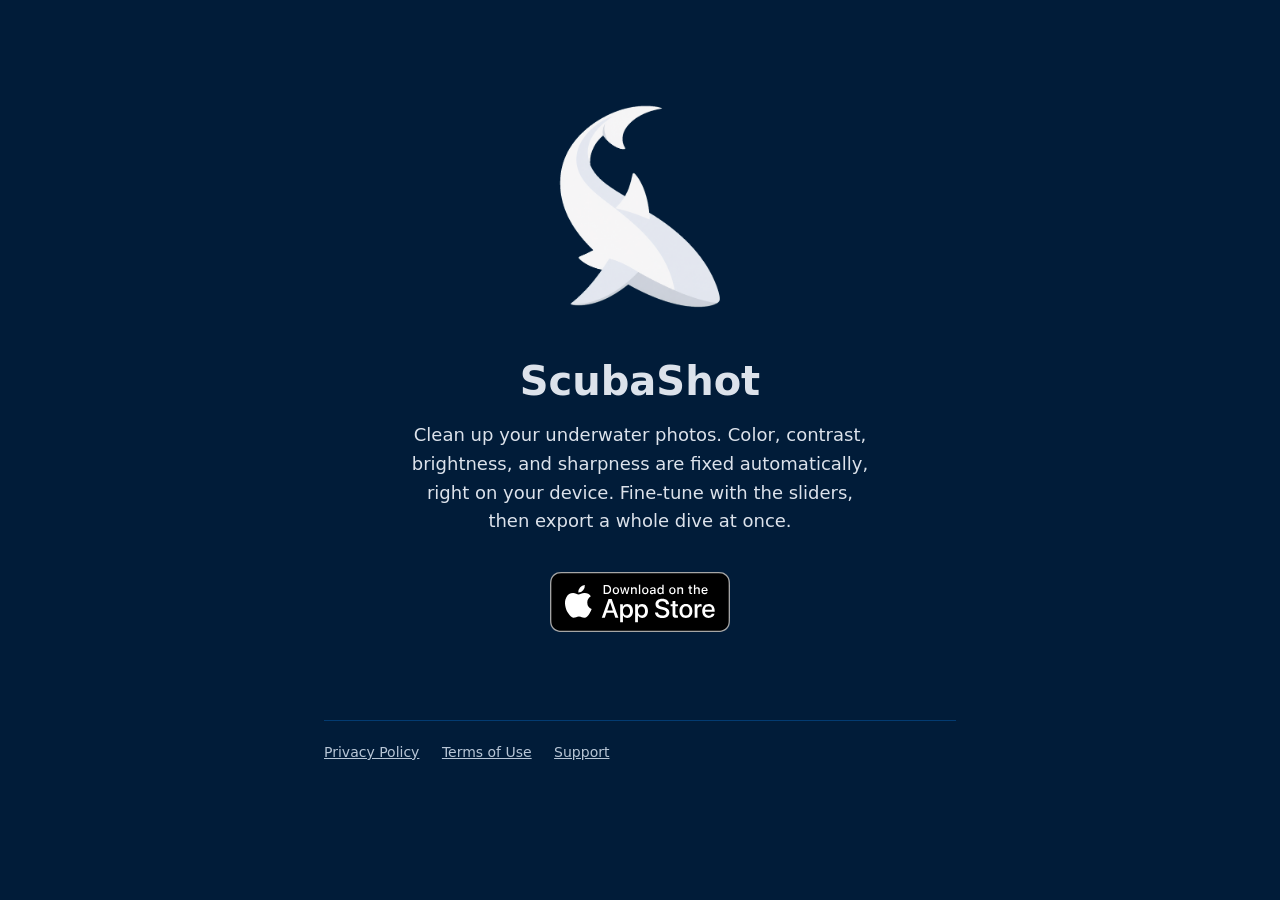
<file: index.html>
<!DOCTYPE html>
<html lang="en">
<head>
<meta charset="utf-8">
<meta name="viewport" content="width=device-width, initial-scale=1">
<title>ScubaShot</title>
<meta name="description" content="ScubaShot fixes the color in your underwater photos, right on your iPhone or iPad.">
<link rel="stylesheet" href="style.css">
</head>
<body>
<div class="wrap">
  <div class="hero">
    <img src="shark.png" alt="ScubaShot shark">
    <h1>ScubaShot</h1>
    <p class="tag">Clean up your underwater photos. Color, contrast, brightness,
    and sharpness are fixed automatically, right on your device. Fine-tune with
    the sliders, then export a whole dive at once.</p>
    <a href="https://apps.apple.com/app/scubashot/id6793312905"><img
      class="store-badge" src="app-store-badge.svg"
      alt="Download on the App Store"></a>
  </div>
  <footer>
    <a href="/privacy">Privacy Policy</a>
    <a href="/terms">Terms of Use</a>
    <a href="mailto:support@scubashot.app">Support</a>
  </footer>
</div>
</body>
</html>
</file>
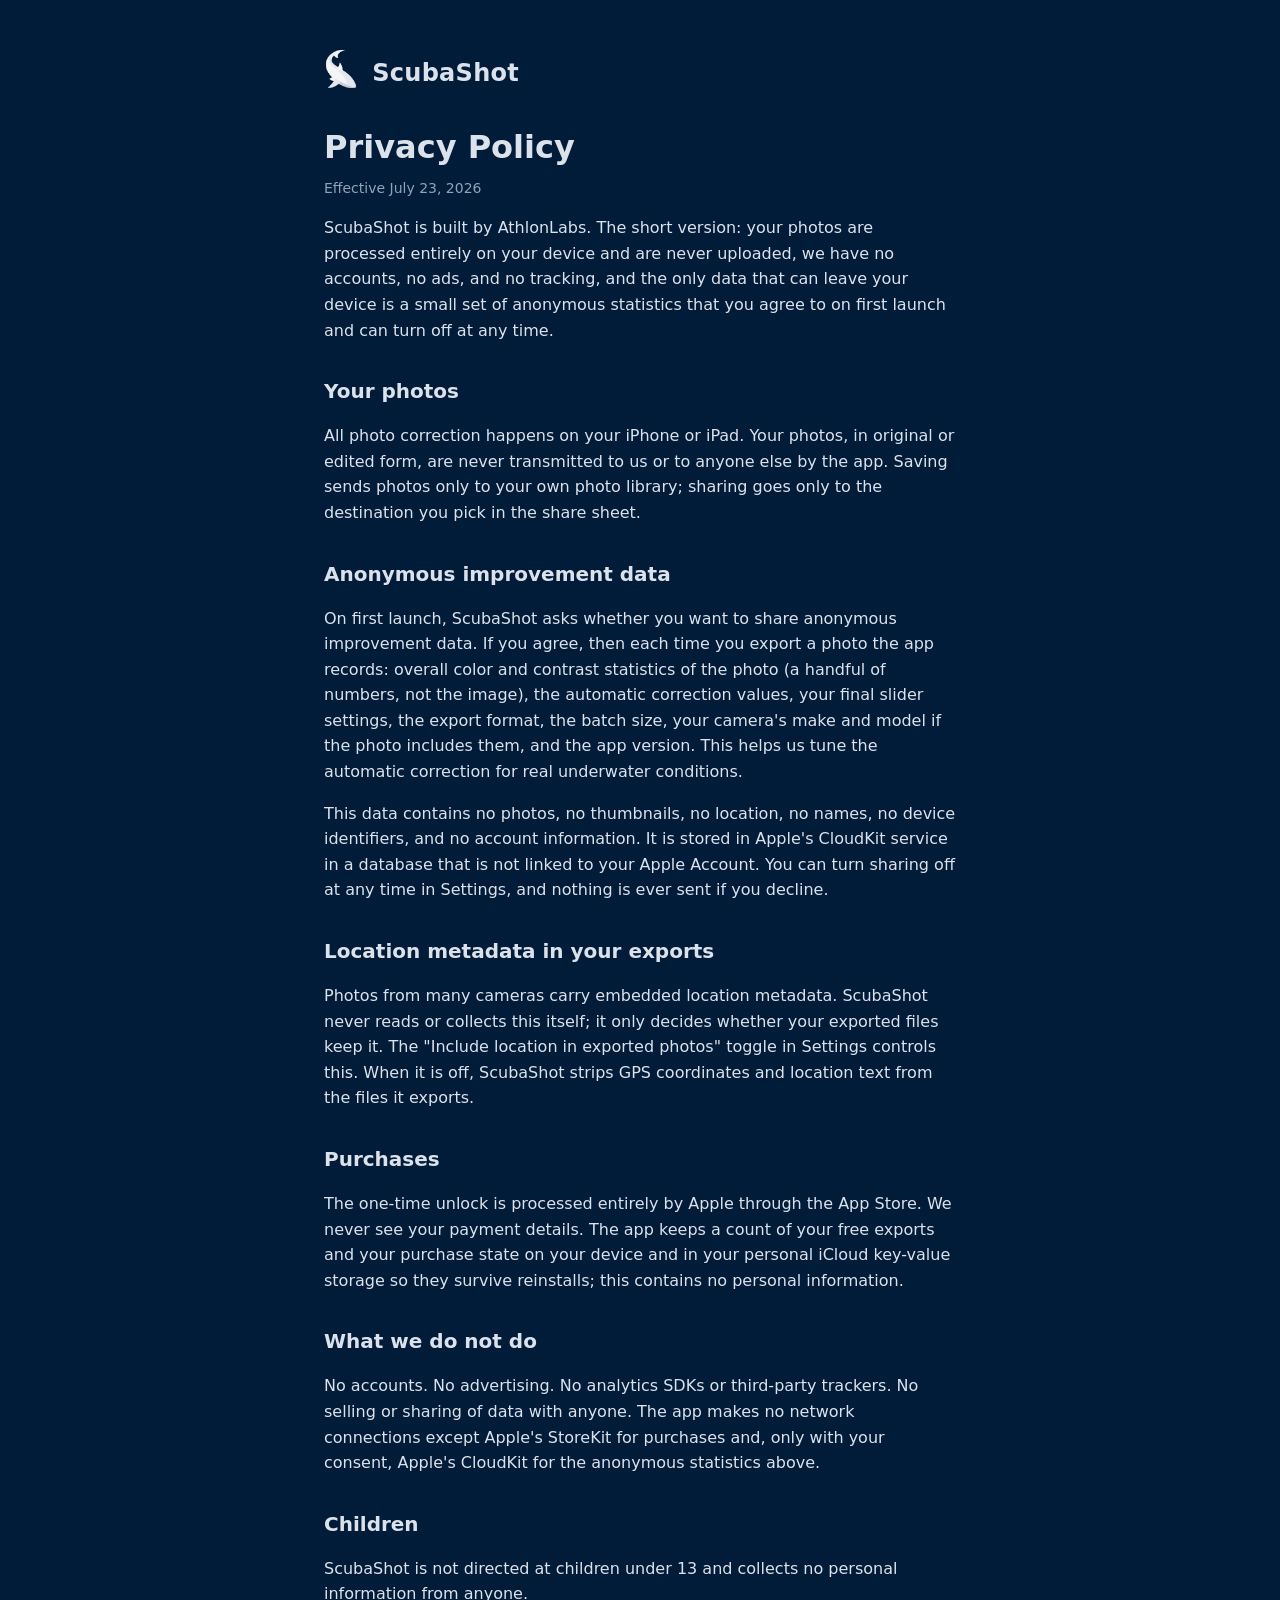
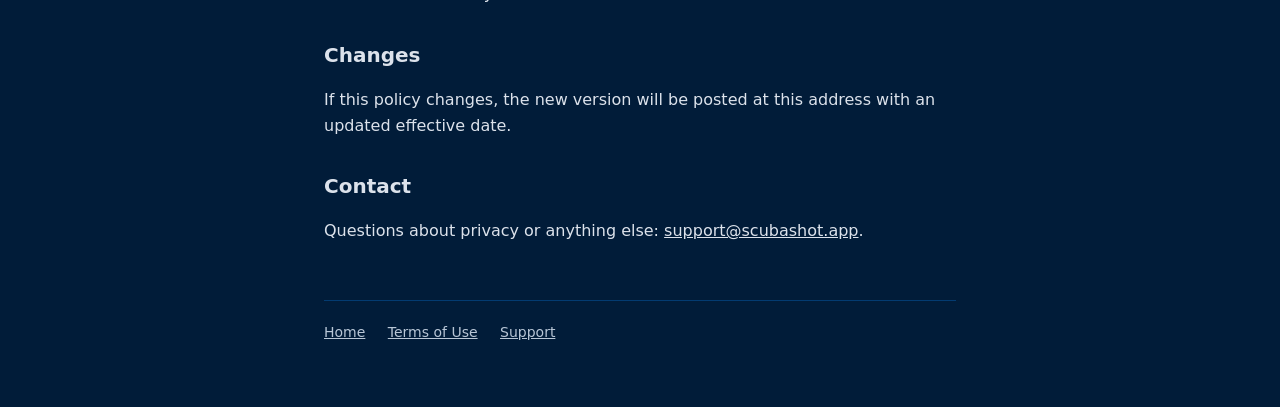
<file: privacy.html>
<!DOCTYPE html>
<html lang="en">
<head>
<meta charset="utf-8">
<meta name="viewport" content="width=device-width, initial-scale=1">
<title>Privacy Policy | ScubaShot</title>
<link rel="stylesheet" href="style.css">
</head>
<body>
<div class="wrap">
  <header class="site">
    <a href="/"><img src="shark.png" alt=""></a>
    <a href="/" class="name" style="color:inherit">ScubaShot</a>
  </header>

  <h1>Privacy Policy</h1>
  <p class="meta">Effective July 23, 2026</p>

  <p>ScubaShot is built by AthlonLabs. The short version: your photos are
  processed entirely on your device and are never uploaded, we have no
  accounts, no ads, and no tracking, and the only data that can leave your
  device is a small set of anonymous statistics that you agree to on first
  launch and can turn off at any time.</p>

  <h2>Your photos</h2>
  <p>All photo correction happens on your iPhone or iPad. Your photos, in
  original or edited form, are never transmitted to us or to anyone else by
  the app. Saving sends photos only to your own photo library; sharing goes
  only to the destination you pick in the share sheet.</p>

  <h2>Anonymous improvement data</h2>
  <p>On first launch, ScubaShot asks whether you want to share anonymous
  improvement data. If you agree, then each time you export a photo the app
  records: overall color and contrast statistics of the photo (a handful of
  numbers, not the image), the automatic correction values, your final slider
  settings, the export format, the batch size, your camera's make and model
  if the photo includes them, and the app version. This helps us tune the
  automatic correction for real underwater conditions.</p>
  <p>This data contains no photos, no thumbnails, no location, no names, no
  device identifiers, and no account information. It is stored in Apple's
  CloudKit service in a database that is not linked to your Apple Account.
  You can turn sharing off at any time in Settings, and nothing is ever sent
  if you decline.</p>

  <h2>Location metadata in your exports</h2>
  <p>Photos from many cameras carry embedded location metadata. ScubaShot
  never reads or collects this itself; it only decides whether your exported
  files keep it. The "Include location in exported photos" toggle in Settings
  controls this. When it is off, ScubaShot strips GPS coordinates and
  location text from the files it exports.</p>

  <h2>Purchases</h2>
  <p>The one-time unlock is processed entirely by Apple through the App
  Store. We never see your payment details. The app keeps a count of your
  free exports and your purchase state on your device and in your personal
  iCloud key-value storage so they survive reinstalls; this contains no
  personal information.</p>

  <h2>What we do not do</h2>
  <p>No accounts. No advertising. No analytics SDKs or third-party trackers.
  No selling or sharing of data with anyone. The app makes no network
  connections except Apple's StoreKit for purchases and, only with your
  consent, Apple's CloudKit for the anonymous statistics above.</p>

  <h2>Children</h2>
  <p>ScubaShot is not directed at children under 13 and collects no personal
  information from anyone.</p>

  <h2>Changes</h2>
  <p>If this policy changes, the new version will be posted at this address
  with an updated effective date.</p>

  <h2>Contact</h2>
  <p>Questions about privacy or anything else:
  <a href="mailto:support@scubashot.app">support@scubashot.app</a>.</p>

  <footer>
    <a href="/">Home</a>
    <a href="/terms">Terms of Use</a>
    <a href="mailto:support@scubashot.app">Support</a>
  </footer>
</div>
</body>
</html>
</file>
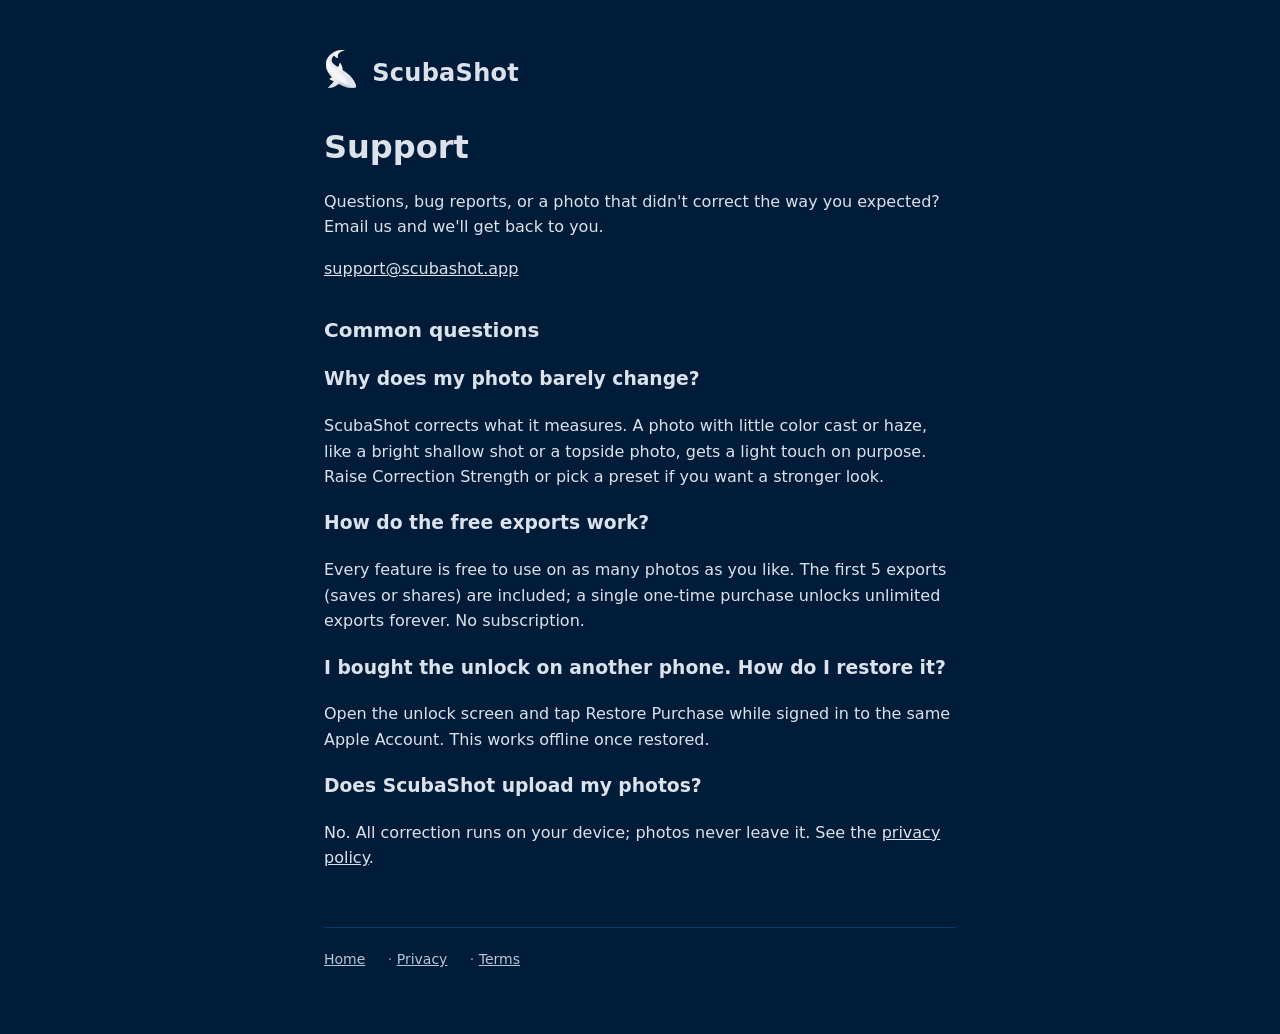
<file: support.html>
<!DOCTYPE html>
<html lang="en">
<head>
<meta charset="utf-8">
<meta name="viewport" content="width=device-width, initial-scale=1">
<title>Support | ScubaShot</title>
<link rel="stylesheet" href="style.css">
</head>
<body>
<div class="wrap">
  <header class="site">
    <a href="/"><img src="shark.png" alt=""></a>
    <a href="/" class="name" style="color:inherit">ScubaShot</a>
  </header>

  <h1>Support</h1>

  <p>Questions, bug reports, or a photo that didn't correct the way you
  expected? Email us and we'll get back to you.</p>

  <p><a href="mailto:support@scubashot.app">support@scubashot.app</a></p>

  <h2>Common questions</h2>

  <h3>Why does my photo barely change?</h3>
  <p>ScubaShot corrects what it measures. A photo with little color cast or
  haze, like a bright shallow shot or a topside photo, gets a light touch on
  purpose. Raise Correction Strength or pick a preset if you want a stronger
  look.</p>

  <h3>How do the free exports work?</h3>
  <p>Every feature is free to use on as many photos as you like. The first 5
  exports (saves or shares) are included; a single one-time purchase unlocks
  unlimited exports forever. No subscription.</p>

  <h3>I bought the unlock on another phone. How do I restore it?</h3>
  <p>Open the unlock screen and tap Restore Purchase while signed in to the
  same Apple Account. This works offline once restored.</p>

  <h3>Does ScubaShot upload my photos?</h3>
  <p>No. All correction runs on your device; photos never leave it. See the
  <a href="/privacy">privacy policy</a>.</p>

  <footer>
    <a href="/">Home</a> · <a href="/privacy">Privacy</a> · <a href="/terms">Terms</a>
  </footer>
</div>
</body>
</html>
</file>
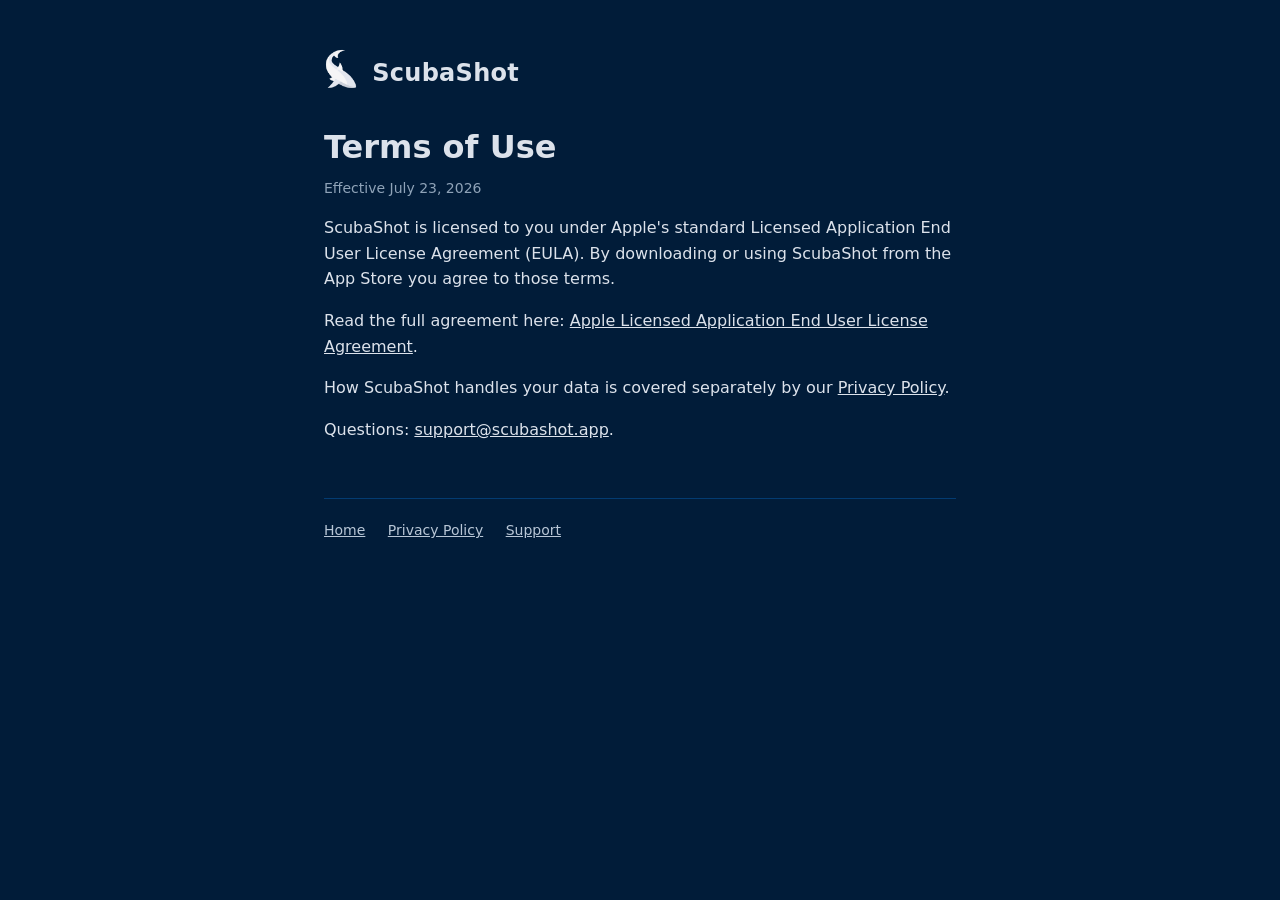
<file: terms.html>
<!DOCTYPE html>
<html lang="en">
<head>
<meta charset="utf-8">
<meta name="viewport" content="width=device-width, initial-scale=1">
<title>Terms of Use | ScubaShot</title>
<link rel="stylesheet" href="style.css">
</head>
<body>
<div class="wrap">
  <header class="site">
    <a href="/"><img src="shark.png" alt=""></a>
    <a href="/" class="name" style="color:inherit">ScubaShot</a>
  </header>

  <h1>Terms of Use</h1>
  <p class="meta">Effective July 23, 2026</p>

  <p>ScubaShot is licensed to you under Apple's standard Licensed Application
  End User License Agreement (EULA). By downloading or using ScubaShot from
  the App Store you agree to those terms.</p>

  <p>Read the full agreement here:
  <a href="https://www.apple.com/legal/internet-services/itunes/dev/stdeula/">
  Apple Licensed Application End User License Agreement</a>.</p>

  <p>How ScubaShot handles your data is covered separately by our
  <a href="/privacy">Privacy Policy</a>.</p>

  <p>Questions: <a href="mailto:support@scubashot.app">support@scubashot.app</a>.</p>

  <footer>
    <a href="/">Home</a>
    <a href="/privacy">Privacy Policy</a>
    <a href="mailto:support@scubashot.app">Support</a>
  </footer>
</div>
</body>
</html>
</file>
<file: style.css>
:root {
  --navy: #011C39;
  --navy-mid: #033B71;
  --red: #CA130F;
  --white: #DCE2EB;
}
* { box-sizing: border-box; }
body {
  margin: 0;
  min-height: 100vh;
  font-family: -apple-system, system-ui, "Helvetica Neue", sans-serif;
  background: var(--navy);
  color: var(--white);
  line-height: 1.6;
}
a { color: var(--white); }
.wrap {
  max-width: 680px;
  margin: 0 auto;
  padding: 48px 24px 64px;
}
header.site {
  display: flex;
  align-items: center;
  gap: 14px;
  margin-bottom: 8px;
}
header.site img { height: 42px; width: auto; }
header.site .name {
  font-size: 24px;
  font-weight: 700;
  letter-spacing: 0.3px;
}
header.site a { text-decoration: none; }
h1 { font-size: 32px; margin: 24px 0 4px; }
h2 { font-size: 20px; margin: 32px 0 8px; }
p.meta { color: #8fa3b8; margin-top: 0; font-size: 14px; }
.hero {
  text-align: center;
  padding: 48px 0 24px;
}
.hero img { width: 180px; max-width: 60%; height: auto; }
.hero h1 { font-size: 40px; margin: 24px 0 8px; }
.hero p.tag {
  font-size: 18px;
  color: var(--white);
  max-width: 460px;
  margin: 0 auto 36px;
}
.store-badge { height: 54px; width: auto; }
footer {
  margin-top: 56px;
  padding-top: 20px;
  border-top: 1px solid var(--navy-mid);
  font-size: 14px;
  color: #8fa3b8;
}
footer a { color: #b8c6d6; margin-right: 18px; }
</file>
